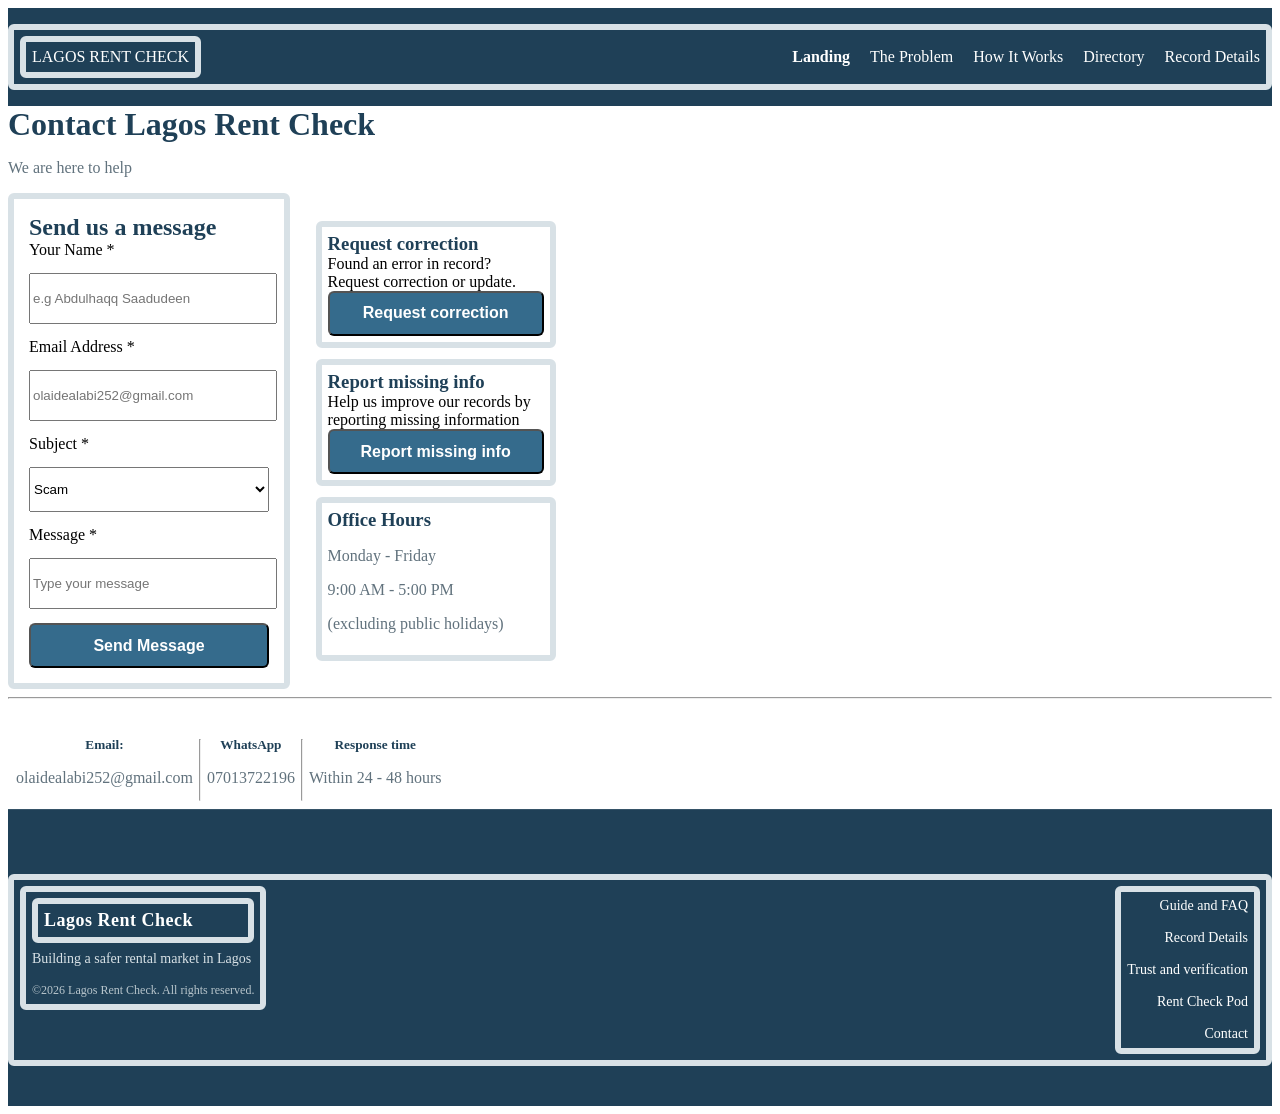
<file: contact.html>
<!DOCTYPE html>
<html lang="en">
<head>
    <meta charset="UTF-8">
    <meta name="viewport" content="width=device-width, initial-scale=1.0">
    <title>Document</title>
    <link rel="stylesheet" href="contact.css">
    <header>
    <div class="wrap nav-container">
      <div class="logo">
        <span>LAGOS RENT CHECK</span>
      </div>
      <nav aria-label="Main navigation">
        <a href="index.html" class="active">Landing</a>
        <a href="the-problem.html">The Problem</a>
        <a href="how-it-works.html">How It Works</a>
        <a href="directory.html">Directory</a>
        <a href="record-detail.html">Record Details</a>
      </nav>
    </div>
  </header>
</head>
<body>

    <h1>Contact Lagos Rent Check</h1>
    <p>We are here to help</p>
    <section class="right">
    <form action="#" method="get">
        <div class="message">
            <h2>Send us a message</h2>
        <label for="name">Your Name *</label>
            <br>
            <input type="text" name="name" id="name" placeholder="e.g Abdulhaqq Saadudeen">
            <br>
        <label for="mail">Email Address *</label>
            <br>
            <input type="email" name="mail" id="mail" placeholder="olaidealabi252@gmail.com">
            <br>
        <label for="Subject">Subject * </label>   
            <br> 
            <select name="Subject" id="Subject" required> 
            <option value="1">Scam</option>    
            <option value="2">Fraud</option>
            <option value="3">Dribble</option>
            <option value="4">Fake</option>
            <option value="5">Not Genue</option>
            </select>
            <br>
        <label for="msg">Message *</label>
        <br>
        <input type="text" name="" id="Message" placeholder="Type your message" maxlength="150" >
            <br>
        <button type="submit">Send Message</button>        </div>
    </form>
    <section class="left">
        <div class="request">
            <h3>Request correction</h3>
            <article>
                Found an error in record? <br> Request correction or update.
            </article>
        <button type="submit">Request correction</button>        </div>
        <div class="report">
            <h3>Report missing info</h3>
            <article>
                Help us improve our records by reporting missing information
            </article>
        <button type="submit">Report missing info</button>        </div>
        <div class="office hours">
            <h3>Office Hours</h3>
            <p>Monday - Friday</p>
            <p>9:00 AM - 5:00 PM</p>
            <p> (excluding public holidays) </p>
        </div>
    </section>
    </section>
    <hr>
    <legend>
        <div>
            <h5>Email:</h5>
            <p>olaidealabi252@gmail.com</p>
        </div>
        <hr>
        <div>
            <h5>WhatsApp</h5>
            <p>07013722196</p>
        </div>
        <hr>
        <div>
            <h5>Response time</h5>
            <p>Within 24 - 48 hours</p>
        </div>

    </legend>
  
  
  <footer>
    <div class="wrap footer-container">
      <div>
        <div class="logo">Lagos Rent Check</div>
        <p class="muted-text">Building a safer rental market in Lagos</p>
        <p class="copyright">©2026 Lagos Rent Check. All rights reserved.</p>
      </div>
      <div class="footer-links">
        <a href="faq.html">Guide and FAQ</a>
        <a href="record-detail.html">Record Details</a>
        <a href="trust-verification.html">Trust and verification</a>
        <a href="pod.html">Rent Check Pod</a>
        <a href="contact.html">Contact</a>
      </div>
    </div>
  </footer>
</body>
</html>
</file>
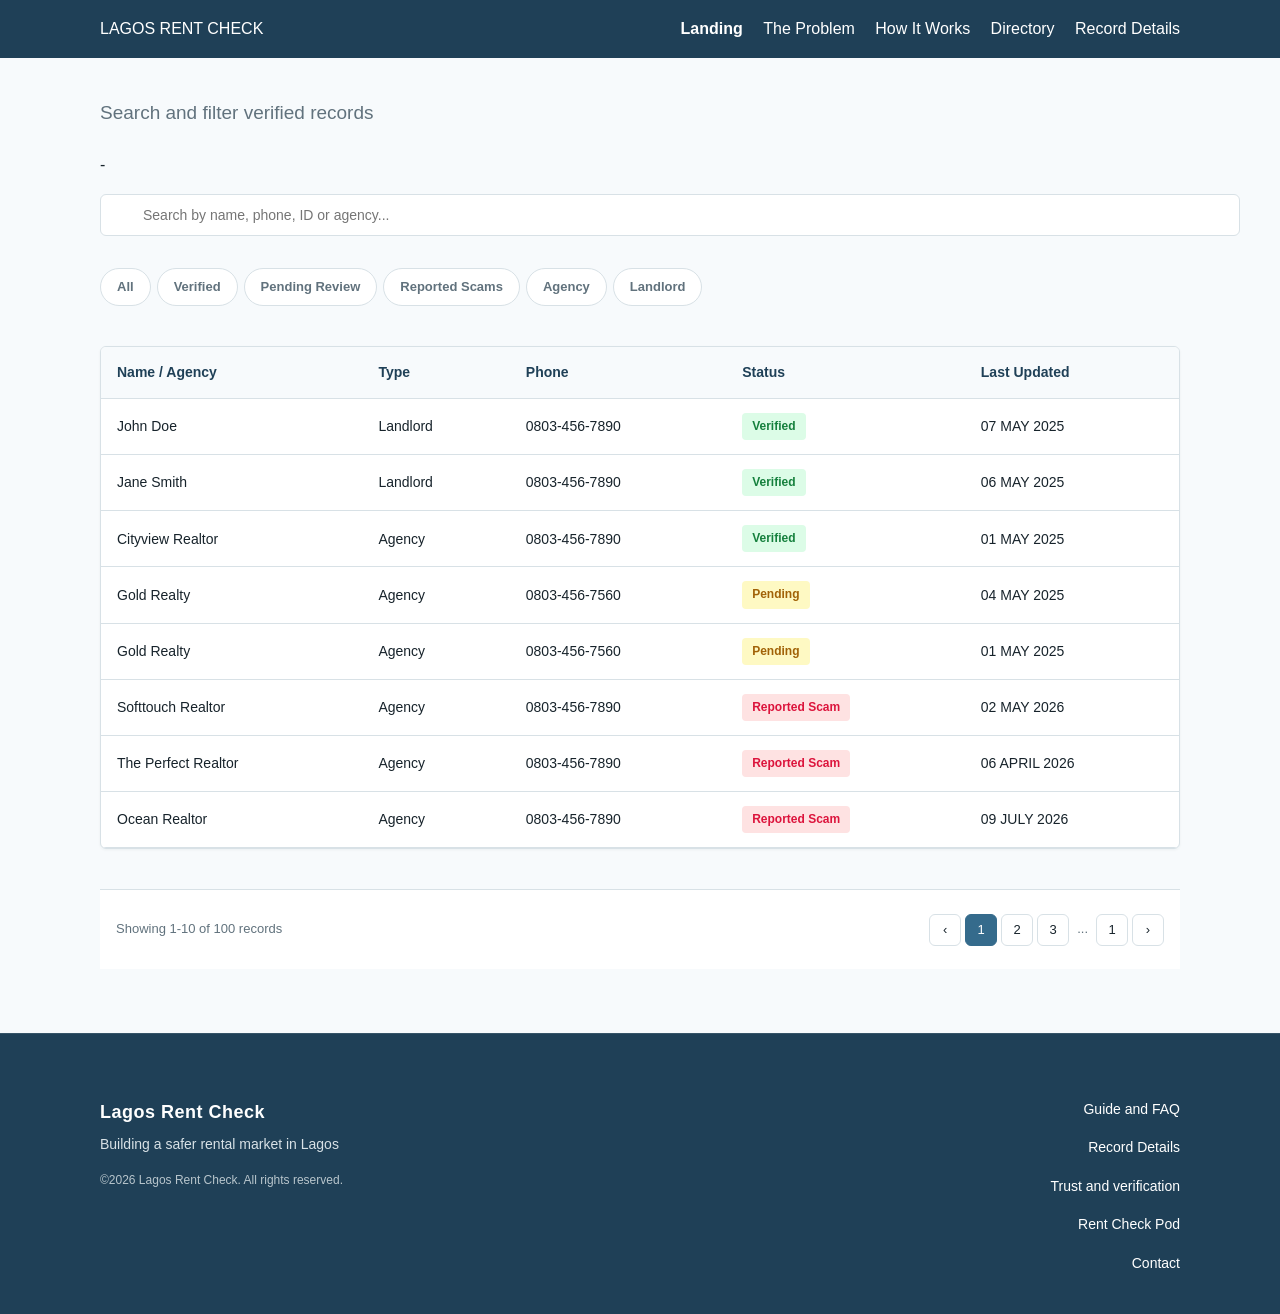
<file: directory.html>
<!DOCTYPE html>
<html lang="en">
<head>
    <meta charset="UTF-8">
    <meta name="viewport" content="width=device-width, initial-scale=1.0">
    <title>Agent & Landlord Directory - Lagos Rent Check</title>
    <link rel="stylesheet" href="https://code.ionicframework.com/ionicons/2.0.1/css/ionicons.min.css">
    <link rel="stylesheet" href="directory.css">
</head>
<body>

<header>
    <div class="wrap nav-container">
      <div class="logo">
        <span>LAGOS RENT CHECK</span>
      </div>
      <nav aria-label="Main navigation">
        <a href="index.html" class="active">Landing</a>
        <a href="the-problem.html">The Problem</a>
        <a href="how-it-works.html">How It Works</a>
        <a href="directory.html">Directory</a>
        <a href="record-detail.html">Record Details</a>
      </nav>
    </div>
  </header>

<!-- Main Working Page-->
  <section class="directory">
  <div class="wrap">

  <div  class="directory-title">
  <p id="sub"> Search and filter verified records</p>
  </div>

  <div class="directory-search"> -
  <div class="search-box-wrapper">
  <i class="icon ion-ios-search" id="search-icon"></i>
  <input type="text" id="search" placeholder="Search by name, phone, ID or agency...">
  </div>
  
  <div class="directory-filter">
  <btn class="filter-btn">All</btn>
  <btn class="filter-btn">Verified</btn>
  <btn class="filter-btn">Pending Review</btn>
  <btn class="filter-btn">Reported Scams</btn>
  <btn class="filter-btn">Agency</btn>
  <btn class="filter-btn">Landlord</btn>
  </div>

  <div class="directory-results">

  <table class="directory-table">
  <thead>
  <tr>
  <th>Name / Agency</th>
  <th>Type</th>
  <th>Phone</th>
  <th>Status</th>
  <th>Last Updated</th>
  </tr>
  </thead>
  <tbody>

  <thead>
  <tr>
  <td>John Doe</td>
  <td>Landlord</td>
  <td>0803-456-7890</td>
  <td><span class="status-verified">Verified</span></td>
  <td>07 MAY 2025</td>
  </tr>
  </thead>
  <tbody>

 <thead>
  <tr>
  <td>Jane Smith</td>
  <td>Landlord</td>
  <td>0803-456-7890</td>
  <td><span class="status-verified">Verified</span></td>
  <td>06 MAY 2025</td>
  </tr>
  </thead>
  <tbody>
 
  <thead>
  <tr>
  <td>Cityview Realtor</td>
  <td>Agency</td>
  <td>0803-456-7890</td>
  <td><span class="status-verified">Verified</span></td>
  <td>01 MAY 2025</td>
  </tr>
  </thead>
  <tbody>
  
  <thead>
  <tr>
  <td>Gold Realty</td>
  <td>Agency</td>
  <td>0803-456-7560</td>
  <td><span class="status-pending">Pending</span></td>
  <td>04 MAY 2025</td>
  </tr>
  </thead>
  <tbody>

  <thead>
  <tr>
  <td>Gold Realty</td>
  <td>Agency</td>
  <td>0803-456-7560</td>
  <td><span class="status-pending">Pending</span></td>
  <td>01 MAY 2025</td>
  </tr>
  </thead>
  <tbody>

  <thead>
  <tr>
  <td>Softtouch Realtor</td>
  <td>Agency</td>
  <td>0803-456-7890</td>
  <td><span class="status-scam">Reported Scam</span>
  </td>
  <td>02 MAY 2026</td>
  </tr>
  </thead>
  <tbody>
  
  <thead>
  <tr>
  <td>The Perfect Realtor</td>
  <td>Agency</td>
  <td>0803-456-7890</td>
  <td><span class="status-scam">Reported Scam</span>
  </td>
  <td>06 APRIL 2026</td>
  </tr>
  </thead>
  <tbody>
  
  <thead>
  <tr>
  <td>Ocean Realtor</td>
  <td>Agency</td>
  <td>0803-456-7890</td>
  <td><span class="status-scam">Reported Scam</span>
  </td>
  <td>09 JULY 2026</td>
  </tr>
  </thead>
  <tbody>
  </table>
  </div>


  <div class="directory-pagination">
  <p class="directory-count">Showing 1-10 of 100 records</p>
  <div class="directory-page-btns">
  <button class="page-btn arrow">&lsaquo;</button>
  <button class="page-btn active">1</button>
  <button class="page-btn">2</button>
  <button class="page-btn">3</button>
  <span class="dots">...</span>
  <button class="page-btn">1</button>
  <button class="page-btn arrow">&rsaquo;</button>
  </div>
  </div>
  
  </div>
  </section>

  <footer>
    <div class="wrap footer-container">
      <div>
        <div class="logo">Lagos Rent Check</div>
        <p class="muted-text">Building a safer rental market in Lagos</p>
        <p class="copyright">©2026 Lagos Rent Check. All rights reserved.</p>
      </div>
      <div class="footer-links">
        <a href="faq.html">Guide and FAQ</a>
        <a href="record-detail.html">Record Details</a>
        <a href="trust-verification.html">Trust and verification</a>
        <a href="pod.html">Rent Check Pod</a>
        <a href="contact.html">Contact</a>
      </div>
    </div>
  </footer>


</body>
</html>
</file>
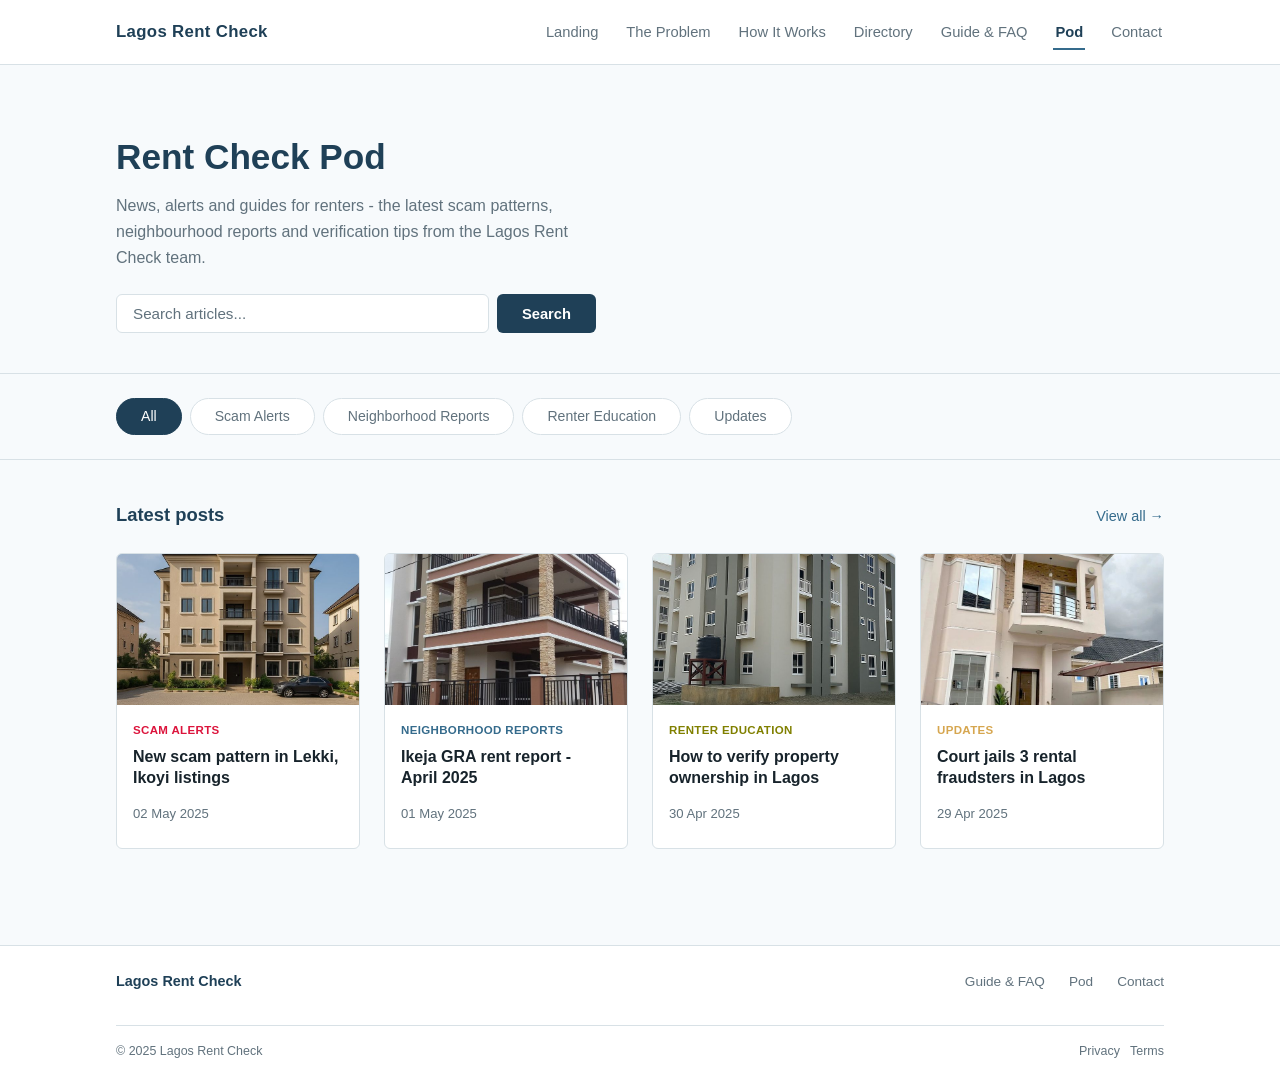
<file: pod.html>
<!DOCTYPE html>
<html lang="en">
<head>
  <meta charset="UTF-8">
  <meta name="viewport" content="width=device-width, initial-scale=1.0">
  <title>Rent Check Pod - News & Safety Guides</title>
  <link rel="stylesheet" href="pod.css">
</head>
<body>

  <!-- header / nav -->
  <header class="site-header">
    <div class="wrap">
      <div class="brand-mark">
        <a href="index.html">Lagos Rent Check</a>
      </div>

      <input type="checkbox" id="navToggle" class="nav-toggle-checkbox">
      <label for="navToggle" class="nav-toggle">
        <span></span>
      </label>

      <nav class="main-nav">
        <ul>
          <li><a href="index.html">Landing</a></li>
          <li><a href="the-problem.html">The Problem</a></li>
          <li><a href="how-it-works.html">How It Works</a></li>
          <li><a href="directory.html">Directory</a></li>
          <li><a href="faq.html">Guide & FAQ</a></li>
          <li><a href="pod.html" class="active">Pod</a></li>
          <li><a href="contact.html">Contact</a></li>
        </ul>
      </nav>
    </div>
  </header>

  <main>

    <!-- hero -->
    <section class="pod-hero">
      <div class="wrap">
        <h1>Rent Check Pod</h1>
        <p>News, alerts and guides for renters - the latest scam patterns, neighbourhood reports and verification tips from the Lagos Rent Check team.</p>

        <form class="pod-search" action="#" method="get">
          <input type="search" name="q" placeholder="Search articles...">
          <button type="submit" class="btn btn-primary">Search</button>
        </form>
      </div>
    </section>

    <!-- category filters (radio buttons act as tabs, no JS) -->
    <section class="pod-filters">
      <div class="wrap">
        <ul class="filter-list">
          <li>
            <input type="radio" name="pod-filter" id="filter-all" checked>
            <label for="filter-all">All</label>
          </li>
          <li>
            <input type="radio" name="pod-filter" id="filter-scam-alerts">
            <label for="filter-scam-alerts">Scam Alerts</label>
          </li>
          <li>
            <input type="radio" name="pod-filter" id="filter-neighborhood-reports">
            <label for="filter-neighborhood-reports">Neighborhood Reports</label>
          </li>
          <li>
            <input type="radio" name="pod-filter" id="filter-renter-education">
            <label for="filter-renter-education">Renter Education</label>
          </li>
          <li>
            <input type="radio" name="pod-filter" id="filter-updates">
            <label for="filter-updates">Updates</label>
          </li>
        </ul>
      </div>
    </section>

    <!-- posts -->
    <section class="posts-section">
      <div class="wrap">
        <div class="posts-heading">
          <h2>Latest posts</h2>
          <a href="#">View all &rarr;</a>
        </div>

        <div class="card-grid">

          <article class="post-card" data-category="scam-alerts">
            <img src="image1.jpg" alt="Scam alert - rental listing warning">
            <div class="post-body">
              <span class="post-tag tag-scam">SCAM ALERTS</span>
              <h3><a href="#">New scam pattern in Lekki, Ikoyi listings</a></h3>
              <span class="post-date">02 May 2025</span>
            </div>
          </article>

          <article class="post-card" data-category="neighborhood-reports">
            <img src="image2.jpg" alt="Ikeja GRA neighbourhood">
            <div class="post-body">
              <span class="post-tag tag-neighborhood">NEIGHBORHOOD REPORTS</span>
              <h3><a href="#">Ikeja GRA rent report - April 2025</a></h3>
              <span class="post-date">01 May 2025</span>
            </div>
          </article>

          <article class="post-card" data-category="renter-education">
            <img src="image3.jpg" alt="Verifying property ownership documents">
            <div class="post-body">
              <span class="post-tag tag-education">RENTER EDUCATION</span>
              <h3><a href="#">How to verify property ownership in Lagos</a></h3>
              <span class="post-date">30 Apr 2025</span>
            </div>
          </article>

          <article class="post-card" data-category="updates">
            <img src="image4.jpg" alt="Court ruling on rental fraud">
            <div class="post-body">
              <span class="post-tag tag-updates">UPDATES</span>
              <h3><a href="#">Court jails 3 rental fraudsters in Lagos</a></h3>
              <span class="post-date">29 Apr 2025</span>
            </div>
          </article>

        </div>
      </div>
    </section>

  </main>

  <!-- footer -->
  <footer class="site-footer">
    <div class="wrap">
      <div class="footer-brand">Lagos Rent Check</div>
      <ul class="footer-links">
        <li><a href="faq.html">Guide & FAQ</a></li>
        <li><a href="pod.html">Pod</a></li>
        <li><a href="contact.html">Contact</a></li>
      </ul>
      <div class="footer-legal">
        <span>&copy; 2025 Lagos Rent Check</span>
        <span><a href="#">Privacy</a> &nbsp; <a href="#">Terms</a></span>
      </div>
    </div>
  </footer>

</body>
</html>
</file>
<file: contact.css>
/*body{
    margin: 0;
    box-sizing: border-box;
    width: fit-content;
    max-width: 1080px;
    margin-inline: auto;
    padding-inline: 16px;
    text-wrap: 1080px;
    line-height: 1.6;
    background-color: #F7FAFC;
    color: #17232B;
    align-content: center;
    align-items: center;
    font-family: Arial, Helvetica, sans-serif;
}
*/
:root {
  --brand:      #356B8C;
  --brand-dark: #1F4057;
  --secondary:  #808000;
  --accent:     #808000;
  --danger:     #DC143C;
  --ink:        #17232B;
  --muted:      #61727D;
  --paper:      #F7FAFC;
  --line:       #D8E1E6;
  --font-body:  Arial, Helvetica, sans-serif;
  --s1: 8px; --s2: 16px; --s3: 24px; --s4: 40px; --s5: 64px; --s6: 96px;
  --radius: 8px;
  --wrap: 1080px;
}

/*Header*/
header {
  background-color: var(--brand-dark);
  padding: var(--s2) 0;
  color: white;
}

.nav-container {
  display: flex;
  justify-content: space-between;
  align-items: center;
  flex-wrap: wrap;
  gap: var(--s2);
}

nav a {
  color: white;
  text-decoration: none;
  margin-left: var(--s2);
  font-size: 16px;
}

nav a.active { 
  font-weight: bold; 
}

/*Footer*/
footer {
  background-color: var(--brand-dark);
  color: #FFFFFF;
  padding: var(--s5) 0 var(--s4) 0;
  border-top: 1px solid rgba(255, 255, 255, 0.1);
}

.footer-container {
  display: flex;
  justify-content: space-between;
  align-items: flex-start;
  gap: var(--s4);
}

footer .logo {
  font-size: 18px;
  font-weight: bold;
  letter-spacing: 0.5px;
  margin-bottom: var(--s1);
  color: #FFFFFF;
}

.muted-text {
  color: var(--line);
  font-size: 14px;
  margin: 0 0 var(--s2) 0;
}

.copyright {
  color: #B8C5CC;
  font-size: 12px;
  margin: 0;
}

.footer-links {
  display: flex;
  flex-direction: column;
  align-items: flex-end;
  gap: var(--s2);
}

.footer-links a {
  color: #FFFFFF;
  text-decoration: none;
  font-size: 14px;
  transition: opacity 0.2s ease;
}

.footer-links a:hover {
  opacity: 0.8;
  text-decoration: underline;
}

.right{
    display: flex;
    flex-direction: row;
    gap: 1.6rem;
    align-items: center;
}
.message{
    padding: 15px;
    height: auto;
    width: 15rem;
    align-content: center;
}
.left{
    display: flex;
    flex-direction: column;
    width: 15rem;
    max-width: 1080px;
    gap: 0.7rem;
    text-align: left;
    max-width: fit-content;
}
div{
    padding: 6px;
    gap: 20px;
    border: 6px solid #D8E1E6;
    border-radius: 6px;

}
h1, h2, h3, h5{
    font-family: var(--font-heading);
    color: var(--brand-dark);
    margin: 0;
    color: #1F4057;
}
form input, textarea, select, button{
    width: 100%;
    height: 45px;
    margin: 14px 0px;
}
p{
    color: #61727D;
}
button{
    background-color: #356B8C;
    font-size: 16px;
    color: white;
    border-radius: 6px;
    margin: 0;
    padding: 0;
    font-weight: bolder;
}
legend{
    display: flex;
    margin-top: 2rem;
    width: fit-content;
}
legend div{
    border: none;
    text-align: center;
    width: 100%;
    max-width: fit-content;
}
.wrap{
    max-width: 100%;
    max-height:fit-content;

}
</file>
<file: directory.css>
:root {
    --brand: #356B8C;
  --brand-dark: #1F4057;
  --secondary: #808000;
  --accent: #D6A64F;
  --danger: #DC143C;
  --ink: #17232B;
  --muted: #61727D;
  --paper: #F7FAFC;
  --box: #ffffff;
  --verified: #dcfce7;
  --pending: #fef9c3;
  --ver-shadow:#15803d;
  --danger-shadow:#fee2e2;
  --pending-shadow: #a16207;
  --line: #D8E1E6;
  --font-heading: Arial, Helvetica, sans-serif;
  --font-body: Arial, Helvetica, sans-serif;
  --s1: 6px;
  --s2: 16px;
  --s3: 24px;
  --s4: 40px;
  --s5: 64px;
  --s6: 96px;
  --radius: 6px;
  --wrap: 1080px;
  
}

html{
    width:100%;
    overflow-x:hidden;
}

body{
    width:100%;
    min-width: 0;
    background: var(--paper);
    color: var(--ink);
    font-family: var(--font-body);
    margin: 0;
    line-height: 1.6;
}

.wrap{
    width:100%;
    max-width:var(--wrap);
    margin-inline:auto;
    padding-inline:var(--s2);
}

header {
  background-color: var(--brand-dark);
  padding: var(--s2) 0;
  color: white;
}

.nav-container {
  display: flex;
  justify-content: space-between;
  align-items: center;
  flex-wrap: wrap;
  gap: var(--s2);
}

nav a {
  color: white;
  text-decoration: none;
  margin-left: var(--s2);
  font-size: 16px;
}

nav a.active { 
  font-weight: bold; 
}


.directory{
    background-color: var(--paper);
    padding-block:var(--s4);
}

.directory-title{
    margin-bottom:var(--s3);
}

#title{
    font-size:30px;
    font-weight: 790;
    margin-bottom:var(--s1);
}

#sub{
    font-size:19px;
    margin:0%;
    color: var(--muted)
}

.directory-search{
    display:flex;
    flex-direction:column;
    gap:var( --s2);
    margin-bottom:var(--s3)
}

.search-box-wrapper {
  position: relative;
  width: 100%;
  max-width: var(--wrap); /* Adjust width as preferred */
  margin-bottom: var(--s2);
}

#search {
  width: 100%;
  padding: 12px 16px 12px 42px; /* Left padding makes room for the icon */
  border: 1px solid var(--line);
  border-radius: var(--radius);
  outline: none;
  background-color: var(--box);
  color: var(--ink);
  font-family: var(--font-body);
  font-size: 14px;
  transition: border-color 0.2s ease, box-shadow 0.2s ease;
}

#search:focus {
  border-color: var(--brand);
  box-shadow: 0 0 0 3px rgba(53, 107, 140, 0.15);
}

#search-icon {
  position: absolute;
  left: 14px;
  top: 50%;
  transform: translateY(-50%);
  color: var(--muted);
  font-size: 16px;
  pointer-events: none; 
}

.directory-filter {
  display: flex;
  flex-wrap: wrap;
  gap: var(--s1);
  margin-bottom: var(--s3);
  width: 100%;
}

.filter-btn {
  padding: 8px 16px;
  font-size: 13px;
  font-family: var(--font-body);
  font-weight: 700;
  border: 1px solid var(--line);
  border-radius: 20px;
  background-color: var(--box);
  color: var(--muted);
  cursor: pointer;
  transition: all 0.2s ease;
}

.filter-btn:hover, 
.filter-btn.active {
  background-color: var(--brand-dark);
  color: #ffffff;
  border-color: var(--brand-dark);
}

.directory-results {
  background: var(--box);
  border: 1px solid var(--line);
  border-radius: var(--radius);
  overflow-x: auto;
  -webkit-overflow-scrolling: touch;
  box-shadow: 0 1px 3px rgba(23, 35, 43, 0.05);
  margin-bottom: var(--s3);
}

.directory-table {
  width: 100%;
  border-collapse: collapse;
  text-align: left;
  font-size: 14px;
}

.directory-table th {
  background-color: var(--paper);
  color: var(--brand-dark);
  font-family: var(--font-heading);
  font-weight: 600;
  padding: 14px var(--s2);
  border-bottom: 1px solid var(--line);
  white-space: nowrap;
}

.directory-table td {
  padding: 14px var(--s2);
  color: var(--ink);
  border-bottom: 1px solid var(--line);
  white-space: nowrap;
}

.directory-table tbody tr:last-child td {
  border-bottom: none;
}

.directory-table tbody tr:hover {
  background-color: var(--paper);
}

.directory-table td span {
  display: inline-block;
  padding: 4px 10px;
  font-size: 12px;
  font-weight: 600;
  border-radius: 4px;
  text-transform: capitalize;
}

.status-verified {
  background-color: var(--verified);
  color: var(--ver-shadow);
}

.status-pending {
  background-color: var(--pending);
  color: var(--pending-shadow);
}

.status-scam {
  background-color: var(--danger-shadow);
  color: var(--danger);
}

.directory-pagination {
  display: flex;
  justify-content: space-between;
  align-items: center;
  padding: var(--s2);
  background-color: var(--box);
  border-top: 1px solid var(--line);
  font-size: 13px;
  color: var(--muted);
  flex-wrap: wrap;
  gap: var(--s2);
}

.directory-page-btns {
  display: flex;
  align-items: center;
  gap: 4px;
}

.page-btn {
  min-width: 32px;
  height: 32px;
  padding: 0 8px;
  display: flex;
  align-items: center;
  justify-content: center;
  font-size: 13px;
  font-family: var(--font-body);
  font-weight: 500;
  border: 1px solid var(--line);
  border-radius: var(--radius);
  background-color: var(--box);
  color: var(--ink);
  cursor: pointer;
  transition: all 0.2s ease;
}

.page-btn:hover {
  background-color: var(--paper);
}

.page-btn.active {
  background-color: var(--brand);
  color: #ffffff;
  border-color: var(--brand);
}

.directory-page-btns .dots {
  padding: 0 4px;
  color: var(--muted);
}

footer {
  background-color: var(--brand-dark);
  color: #FFFFFF;
  padding: var(--s5) 0 var(--s4) 0;
  border-top: 1px solid rgba(255, 255, 255, 0.1);
}

.footer-container {
  display: flex;
  justify-content: space-between;
  align-items: flex-start;
  gap: var(--s4);
}

footer .logo {
  font-size: 18px;
  font-weight: bold;
  letter-spacing: 0.5px;
  margin-bottom: var(--s1);
  color: #FFFFFF;
}

.muted-text {
  color: var(--line);
  font-size: 14px;
  margin: 0 0 var(--s2) 0;
}

.copyright {
  color: #B8C5CC;
  font-size: 12px;
  margin: 0;
}

.footer-links {
  display: flex;
  flex-direction: column;
  align-items: flex-end;
  gap: var(--s2);
}

.footer-links a {
  color: #FFFFFF;
  text-decoration: none;
  font-size: 14px;
  transition: opacity 0.2s ease;
}

.footer-links a:hover {
  opacity: 0.8;
  text-decoration: underline;
}


@media (max-width: 700px) {
  .directory-pagination {
    flex-direction: column;
    align-items: flex-start;
  }
}
</file>
<file: pod.css>
/* Semantic Pod — Lagos Rent Check — shared brand foundation (calm blue edition) */
:root{
  --brand: #356B8C;
  --brand-dark: #1F4057;
  --secondary: #808000;
  --gold: #D6A64F;
  --danger: #DC143C;
  --ink: #17232B;
  --muted: #61727D;
  --paper: #F7FAFC;
  --line: #D8E1E6;

  --font-heading: Arial, Helvetica, sans-serif;
  --font-body: Arial, Helvetica, sans-serif;

  --s1: 8px; --s2: 16px; --s3: 24px;
  --s4: 40px; --s5: 64px; --s6: 96px;

  --radius: 6px;
  --wrap: 1080px;
}

/* Responsive foundation */
*{ box-sizing: border-box; }
html{ width: 100%; overflow-x: hidden; }
body{
  width: 100%;
  min-width: 0;
  background: var(--paper);
  color: var(--ink);
  font-family: var(--font-body);
  margin: 0;
  line-height: 1.6;
}
img, video, svg{ max-width: 100%; height: auto; }

h1, h2, h3{
  font-family: var(--font-heading);
  color: var(--brand-dark);
  margin: 0;
}

a{ color: var(--brand); text-decoration: none; }
a:hover{ text-decoration: underline; }
a:focus-visible, button:focus-visible, input:focus-visible, select:focus-visible{
  outline: 2px solid var(--brand);
  outline-offset: 2px;
}

.wrap{
  width: 100%;
  max-width: var(--wrap);
  margin-inline: auto;
  padding-inline: var(--s2);
}

.container, .grid, .card-grid, .form-row{
  width: 100%;
  max-width: 100%;
}

.table-wrapper{
  width: 100%;
  max-width: 100%;
  overflow-x: auto;
  -webkit-overflow-scrolling: touch;
}

input, select, textarea{
  width: 100%;
  max-width: 100%;
  font-family: var(--font-body);
}

.card-grid{
  display: grid;
  grid-template-columns: repeat(auto-fit, minmax(240px, 1fr));
  gap: var(--s3);
}

.form-row{
  display: grid;
  grid-template-columns: repeat(2, minmax(0, 1fr));
  gap: var(--s2);
}

@media (max-width: 700px){
  .wrap{ padding-inline: var(--s2); }
  .form-row{ grid-template-columns: 1fr; }
  .card-grid{ grid-template-columns: 1fr; }
}

@media (max-width: 480px){
  .wrap{ padding-inline: var(--s1); }
  .btn{ max-width: 100%; }
}

/* ---------------------------------------------------- */
/* Site header / nav — shared across all ten pages       */
/* ---------------------------------------------------- */
.site-header{
  border-bottom: 1px solid var(--line);
  background: #fff;
  position: sticky;
  top: 0;
  z-index: 20;
}
.site-header .wrap{
  display: flex;
  align-items: center;
  justify-content: space-between;
  gap: var(--s3);
  height: 64px;
}
.brand-mark{
  font-family: var(--font-heading);
  font-weight: 700;
  font-size: 1.05rem;
  color: var(--brand-dark);
  letter-spacing: 0.02em;
  white-space: nowrap;
}
.brand-mark a{ color: inherit; }
.brand-mark a:hover{ text-decoration: none; }

.main-nav{
  display: flex;
  align-items: center;
  gap: var(--s4);
  flex: 1;
  justify-content: flex-end;
}
.main-nav ul{
  list-style: none;
  display: flex;
  gap: var(--s3);
  margin: 0;
  padding: 0;
}
.main-nav a{
  color: var(--muted);
  font-size: 0.92rem;
  padding: var(--s1) 2px;
  border-bottom: 2px solid transparent;
}
.main-nav a:hover{ color: var(--brand-dark); text-decoration: none; }
.main-nav a.active{
  color: var(--brand-dark);
  font-weight: 700;
  border-bottom-color: var(--brand);
}

.nav-toggle-checkbox{
  position: absolute;
  opacity: 0;
  width: 36px;
  height: 36px;
  margin: 0;
  cursor: pointer;
  z-index: 2;
}
.nav-toggle{
  display: none;
  background: none;
  border: 1px solid var(--line);
  border-radius: var(--radius);
  width: 36px;
  height: 36px;
  align-items: center;
  justify-content: center;
  cursor: pointer;
  color: var(--brand-dark);
  flex-shrink: 0;
}
.nav-toggle span, .nav-toggle span::before, .nav-toggle span::after{
  content: "";
  display: block;
  width: 18px;
  height: 2px;
  background: currentColor;
  position: relative;
}
.nav-toggle span::before{ position: absolute; top: -6px; }
.nav-toggle span::after{ position: absolute; top: 6px; }

@media (max-width: 700px){
  .main-nav{
    position: fixed;
    inset: 64px 0 auto 0;
    background: #fff;
    border-bottom: 1px solid var(--line);
    flex-direction: column;
    align-items: stretch;
    justify-content: flex-start;
    padding: var(--s2);
    transform: translateY(-8px);
    opacity: 0;
    pointer-events: none;
    transition: opacity .15s ease, transform .15s ease;
  }
  .nav-toggle-checkbox:checked ~ .main-nav{
    opacity: 1;
    transform: translateY(0);
    pointer-events: auto;
  }
  .main-nav ul{
    flex-direction: column;
    gap: 0;
  }
  .main-nav a{
    display: block;
    padding: var(--s2) var(--s1);
    border-bottom: 1px solid var(--line);
  }
  .main-nav a.active{ border-bottom: 1px solid var(--line); }
  .nav-toggle{ display: inline-flex; }
  .nav-toggle-checkbox:checked + .nav-toggle{
    border-color: var(--brand);
    color: var(--brand);
  }
}

/* ---------------------------------------------------- */
/* Pod hero                                              */
/* ---------------------------------------------------- */
.pod-hero{
  padding-block: var(--s5) var(--s4);
  border-bottom: 1px solid var(--line);
}
.pod-hero h1{
  font-size: clamp(1.6rem, 1.2rem + 1.6vw, 2.2rem);
  margin-bottom: var(--s1);
}
.pod-hero p{
  color: var(--muted);
  font-size: 1rem;
  max-width: 52ch;
  margin: 0 0 var(--s3);
}

.pod-search{
  display: flex;
  gap: var(--s1);
  max-width: 480px;
}
.pod-search input{
  padding: 10px var(--s2);
  border: 1px solid var(--line);
  border-radius: var(--radius);
  background: #fff;
  color: var(--ink);
  font-size: 0.95rem;
}
.pod-search input::placeholder{ color: var(--muted); }

.btn{
  display: inline-flex;
  align-items: center;
  justify-content: center;
  gap: 6px;
  padding: 10px var(--s3);
  border-radius: var(--radius);
  border: 1px solid transparent;
  font-family: var(--font-body);
  font-size: 0.92rem;
  font-weight: 700;
  cursor: pointer;
  white-space: nowrap;
}
.btn:hover{ text-decoration: none; }
.btn-primary{
  background: var(--brand-dark);
  color: #fff;
}
.btn-primary:hover{ background: var(--brand); }
.btn-outline{
  background: #fff;
  color: var(--brand-dark);
  border-color: var(--line);
}
.btn-outline:hover{ border-color: var(--brand); }

/* ---------------------------------------------------- */
/* Category filters                                      */
/* ---------------------------------------------------- */
.pod-filters{
  padding-block: var(--s3);
  border-bottom: 1px solid var(--line);
}
.filter-list{
  list-style: none;
  display: flex;
  flex-wrap: wrap;
  gap: var(--s1);
  margin: 0;
  padding: 0;
  overflow-x: auto;
}
.filter-list li{ display: flex; }

.filter-list input[type="radio"]{
  position: absolute;
  opacity: 0;
  width: 1px;
  height: 1px;
  pointer-events: none;
}
.filter-list label{
  display: inline-block;
  font-family: var(--font-body);
  font-size: 0.88rem;
  color: var(--muted);
  background: #fff;
  border: 1px solid var(--line);
  border-radius: 999px;
  padding: 6px var(--s3);
  cursor: pointer;
  white-space: nowrap;
}
.filter-list label:hover{ border-color: var(--brand); color: var(--brand-dark); }
.filter-list input:checked + label{
  background: var(--brand-dark);
  border-color: var(--brand-dark);
  color: #fff;
}
.filter-list input:focus-visible + label{
  outline: 2px solid var(--brand);
  outline-offset: 2px;
}

/* Show/hide posts based on which filter radio is checked (CSS-only, no JS) */
body:has(#filter-scam-alerts:checked) .post-card:not([data-category="scam-alerts"]),
body:has(#filter-neighborhood-reports:checked) .post-card:not([data-category="neighborhood-reports"]),
body:has(#filter-renter-education:checked) .post-card:not([data-category="renter-education"]),
body:has(#filter-updates:checked) .post-card:not([data-category="updates"]){
  display: none;
}

/* ---------------------------------------------------- */
/* Posts section                                         */
/* ---------------------------------------------------- */
.posts-section{
  padding-block: var(--s4) var(--s6);
}
.posts-heading{
  display: flex;
  align-items: baseline;
  justify-content: space-between;
  margin-bottom: var(--s3);
  gap: var(--s2);
}
.posts-heading h2{ font-size: 1.15rem; }
.posts-heading a{ font-size: 0.9rem; white-space: nowrap; }

.post-card{
  border: 1px solid var(--line);
  border-radius: var(--radius);
  overflow: hidden;
  background: #fff;
  display: flex;
  flex-direction: column;
}
.post-card img{
  display: block;
  width: 100%;
  aspect-ratio: 16 / 10;
  object-fit: cover;
}

.post-body{
  padding: var(--s2) var(--s2) var(--s3);
  display: flex;
  flex-direction: column;
  gap: 6px;
  flex: 1;
}
.post-tag{
  font-size: 0.72rem;
  font-weight: 700;
  color: var(--brand);
  letter-spacing: 0.03em;
}
.tag-scam{ color: var(--danger); }
.tag-education{ color: var(--secondary); }
.tag-updates{ color: var(--gold); }

.post-body h3{
  font-size: 1rem;
  line-height: 1.35;
  font-weight: 700;
}
.post-body h3 a{ color: var(--ink); }
.post-body h3 a:hover{ color: var(--brand-dark); text-decoration: none; }

.post-date{
  color: var(--muted);
  font-size: 0.82rem;
  margin-top: auto;
  padding-top: var(--s1);
}

/* ---------------------------------------------------- */
/* Footer — shared                                       */
/* ---------------------------------------------------- */
.site-footer{
  border-top: 1px solid var(--line);
  padding-block: var(--s3);
  background: #fff;
}
.site-footer .wrap{
  display: flex;
  flex-wrap: wrap;
  align-items: center;
  justify-content: space-between;
  gap: var(--s2);
}
.footer-brand{
  font-weight: 700;
  color: var(--brand-dark);
  font-size: 0.9rem;
}
.footer-links{
  list-style: none;
  display: flex;
  gap: var(--s3);
  margin: 0;
  padding: 0;
  font-size: 0.85rem;
}
.footer-links a{ color: var(--muted); }
.footer-legal{
  width: 100%;
  display: flex;
  flex-wrap: wrap;
  justify-content: space-between;
  gap: var(--s1);
  font-size: 0.78rem;
  color: var(--muted);
  border-top: 1px solid var(--line);
  margin-top: var(--s2);
  padding-top: var(--s2);
}
.footer-legal a{ color: var(--muted); }

@media (prefers-reduced-motion: reduce){
  *{ transition: none !important; animation: none !important; }
}
</file>
